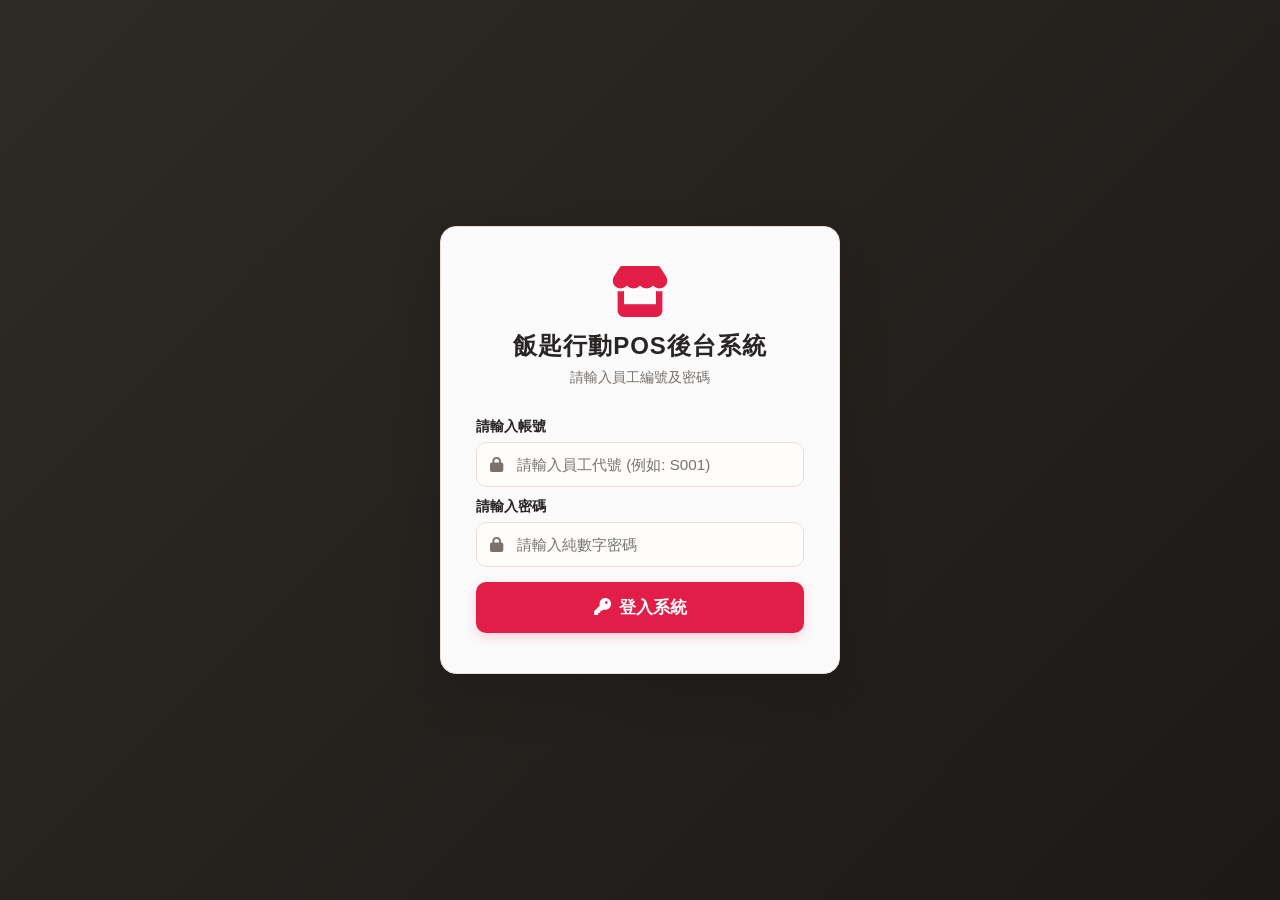
<file: RiceSpoon_Admin_API/wwwroot/index.html>
<!DOCTYPE html>
<html lang="zh-TW">
<head>
    <meta charset="UTF-8">
    <meta name="viewport" content="width=device-width, initial-scale=1.0, maximum-scale=1.0, user-scalable=no">
    <title>飯匙行動POS後台系統 - 最佳的好選擇</title>
    <link rel="stylesheet" href="https://cdnjs.cloudflare.com/ajax/libs/font-awesome/6.4.0/css/all.min.css">
    <link rel="stylesheet" href="/style.css">
    <style>
        body {
            display: flex;
            justify-content: center;
            align-items: center;
            width: 100vw;
            height: 100vh;
            background: linear-gradient(135deg, var(--login-bg) 0%, #1c1917 100%); /* 深色胡桃木沉穩漸層 */
            padding: 20px;
            box-sizing: border-box;
        }

        .login-card {
            background: rgba(255, 255, 255, 0.98);
            padding: 40px 35px;
            border-radius: var(--radius-lg);
            width: 100%;
            max-width: 400px;
            box-shadow: 0 20px 40px rgba(28, 25, 23, 0.4);
            border: 1px solid var(--border);
            text-align: center;
            animation: fadeInCard 0.4s cubic-bezier(0.16, 1, 0.3, 1);
        }

        @keyframes fadeInCard {
            from { opacity: 0; transform: translateY(15px); }
            to { opacity: 1; transform: translateY(0); }
        }

        .login-header i {
            font-size: 3.2rem;
            color: var(--primary);
            margin-bottom: 12px;
        }

        .login-header h2 {
            font-size: 1.5rem;
            color: var(--text);
            font-weight: 700;
            margin-bottom: 6px;
            letter-spacing: 1px;
        }

        .login-header p {
            color: var(--text-muted);
            font-size: 0.88rem;
            margin-bottom: 30px;
        }

        .input-wrapper i {
            position: absolute;
            left: 14px;
            top: 50%;
            transform: translateY(-50%);
            color: var(--text-muted);
            font-size: 0.95rem;
        }

        .input-wrapper input, 
        .input-wrapper select {
            width: 100%;
            padding: 13px 12px 13px 40px;
            border: 1px solid var(--border);
            border-radius: var(--radius-md);
            font-size: 0.95rem;
            outline: none;
            transition: all 0.2s ease;
            background: #fffdfa;
            color: var(--text);
        }

        .input-wrapper input:focus, 
        .input-wrapper select:focus {
            border-color: var(--primary);
            background: #ffffff;
            box-shadow: 0 0 0 4px rgba(225, 29, 72, 0.1);
        }

        .btn-login {
            background: var(--primary);
            color: white;
            border: none;
            width: 100%;
            padding: 14px;
            border-radius: var(--radius-md);
            font-size: 1.05rem;
            font-weight: bold;
            cursor: pointer;
            transition: all 0.2s ease;
            margin-top: 15px;
            display: flex;
            justify-content: center;
            align-items: center;
            gap: 8px;
            box-shadow: 0 4px 12px rgba(225, 29, 72, 0.2);
        }

        .btn-login:hover { 
            background: var(--primary-hover); 
            transform: translateY(-1px);
            box-shadow: 0 6px 16px rgba(225, 29, 72, 0.3);
        }
        
        .btn-login:active { 
            transform: translateY(1px); 
        }

        .btn-login:disabled {
            background: #cbd5e1;
            box-shadow: none;
            cursor: not-allowed;
        }

        .login-error {
            background: #fff1f2;
            color: var(--danger);
            border: 1px solid #ffe4e6;
            padding: 10px;
            border-radius: var(--radius-sm);
            font-size: 0.88rem;
            margin-top: 15px;
            display: none;
            font-weight: 600;
            align-items: center;
            justify-content: center;
            gap: 6px;
        }
    </style>
</head>
<body>

    <div class="login-card">
        <div class="login-header">
            <i class="fa-solid fa-store"></i>
            <h2>飯匙行動POS後台系統</h2>
            <p>請輸入員工編號及密碼</p>
        </div>

        <form id="loginForm" onsubmit="handleLoginExecute(event)">
            <div class="input-group" style="margin-bottom: 10px;">
                <label>請輸入帳號</label>
                <div class="input-wrapper">
                    <i class="fa-solid fa-lock"></i> 
                    <input type="text" id="login-staff-code" placeholder="請輸入員工代號 (例如: S001)" required>
                </div>
            </div>

            <div class="input-group" style="margin-bottom: 10px;">
                <label>請輸入密碼</label>
                <div class="input-wrapper">
                    <i class="fa-solid fa-lock"></i>
                    <input type="password" id="login-password" placeholder="請輸入純數字密碼" required pattern="[0-9]*" inputmode="numeric">
                </div>
            </div>

            <div class="login-error" id="login-error-msg">
                <i class="fa-solid fa-circle-exclamation"></i> <span>密碼錯誤，請重新輸入！</span>
            </div>

            <button type="submit" class="btn-login" id="login-submit-btn">
                <i class="fa-solid fa-key"></i> 登入系統
            </button>
        </form>
    </div>

    <script src="js/config.js"></script>
    <script src="js/auth.js"></script>
    
</body>
</html>
</file>
<file: style.css>
/* style.css */
/* ==================== 🌾 Rice Cooker Tech Studio 專屬：日系木質米飯主題 ==================== */
:root {
    --primary: #e11d48;        /* 微醺山茶紅 */
    --primary-hover: #be123c;
    --bg-main: #fbf9f4;        /* 溫暖的越光米色 */
    --surface: #ffffff;
    --text: #292524;           /* 深石墨色（無印良品質感） */
    --text-muted: #78716c;     /* 溫和的木質灰 */
    --border: #eddcd2;         /* 麥芽糖輕柔邊框線 */
    --danger: #e11d48;
    --sidebar-bg: #443e38;     /* 日系深胡桃木色 */
    --sidebar-active: #2e2a25; /* 側邊欄選中時的深陰影木色 */
    --login-bg: #2e2a25;
    
    /* 商用高級感細節設定 */
    --radius-sm: 6px;
    --radius-md: 10px;
    --radius-lg: 16px;         
    --shadow-sm: 0 2px 8px rgba(68, 62, 56, 0.04);
    --shadow-md: 0 8px 20px rgba(68, 62, 56, 0.08);
}

* { 
    box-sizing: border-box; 
    margin: 0; 
    padding: 0; 
    font-family: 'Segoe UI', -apple-system, BlinkMacSystemFont, Roboto, Helvetica, Arial, sans-serif; 
    touch-action: manipulation; 
}

body { 
    background-color: var(--bg-main); 
    color: var(--text); 
    display: flex; 
    height: 100vh; 
    overflow: hidden; 
    user-select: none; 
}

/* ==================== 全螢幕登入畫面 ==================== */
.login-screen {
    position: fixed;
    top: 0; left: 0; width: 100vw; height: 100vh;
    background: linear-gradient(135deg, var(--login-bg) 0%, #022c22 100%);
    display: flex; justify-content: center; align-items: center;
    z-index: 9999;
    transition: opacity 0.4s ease, visibility 0.4s ease;
}
.login-screen.hidden { opacity: 0; visibility: hidden; }

.login-card {
    background: rgba(255, 255, 255, 0.95);
    padding: 40px;
    border-radius: var(--radius-lg);
    width: 100%;
    max-width: 400px;
    box-shadow: 0 10px 25px rgba(0, 0, 0, 0.2);
    text-align: center;
}
.login-header i { font-size: 3.5rem; color: var(--primary); margin-bottom: 15px; }
.login-header h2 { font-size: 1.6rem; color: #111827; margin-bottom: 5px; }
.login-header p { color: var(--text-muted); font-size: 0.9rem; margin-bottom: 30px; }

.input-group { text-align: left; margin-bottom: 20px; }
.input-group label { display: block; font-size: 0.9rem; font-weight: 600; margin-bottom: 6px; color: var(--text); }
.input-wrapper { position: relative; }
.input-wrapper i { position: absolute; left: 14px; top: 50%; transform: translateY(-50%); color: var(--text-muted); }

.input-wrapper input, .input-wrapper select {
    width: 100%; padding: 12px 12px 12px 40px;
    border: 1px solid var(--border); border-radius: 8px;
    font-size: 1rem; outline: none; transition: border-color 0.2s; background: white;
}
.input-wrapper input:focus, .input-wrapper select:focus {
    border-color: var(--primary);
    box-shadow: 0 0 0 3px rgba(225, 29, 72, 0.15);
}

.btn-login {
    background: var(--primary); color: white; border: none; width: 100%; padding: 14px;
    border-radius: 8px; font-size: 1.1rem; font-weight: bold; cursor: pointer;
    transition: background 0.2s, transform 0.1s; margin-top: 10px;
}
.btn-login:hover { background: var(--primary-hover); }
.btn-login:active { transform: scale(0.98); }

.login-error { color: var(--danger); font-size: 0.88rem; margin-top: 10px; display: none; font-weight: 500; }

/* ==================== 左側功能列 Sidebar ==================== */
.sidebar {
    width: 240px; background-color: var(--sidebar-bg); color: white;
    display: flex; flex-direction: column; transition: all 0.3s ease; flex-shrink: 0;
}
.sidebar-brand {
    height: 60px; display: flex; align-items: center; padding: 0 20px;
    font-size: 1.1rem; font-weight: bold; border-bottom: 1px solid rgba(255,255,255,0.1);
}
.sidebar-brand i { margin-right: 10px; font-size: 1.3rem; }
.sidebar-menu { list-style: none; padding: 15px 0; flex-grow: 1; }
.sidebar-item a {
    display: flex; align-items: center; padding: 12px 20px;
    color: rgba(255, 255, 255, 0.8); text-decoration: none;
    transition: all 0.2s; border-left: 4px solid transparent; margin-bottom: 4px;
}
.sidebar-item a:hover, .sidebar-item.active a { color: white; background-color: var(--sidebar-active); }
.sidebar-item.active a { border-left-color: var(--primary); }
.sidebar-item i { margin-right: 12px; width: 20px; text-align: center; font-size: 1.1rem; }
.sidebar-footer {
    padding: 15px 20px; font-size: 0.85rem; color: rgba(255,255,255,0.5);
    border-top: 1px solid rgba(255,255,255,0.1); display: flex; justify-content: space-between; align-items: center;
}
.btn-logout { background: transparent; border: none; color: rgba(255,255,255,0.6); cursor: pointer; font-size: 0.95rem; transition: color 0.2s; }
.btn-logout:hover { color: var(--danger); }

/* ==================== 主要內容區大框架 ==================== */
.main-wrapper { flex-grow: 1; display: flex; flex-direction: column; height: 100vh; overflow: hidden; }
.top-navbar {
    height: 60px; background-color: var(--surface); border-bottom: 1px solid var(--border);
    display: flex; align-items: center; justify-content: space-between; padding: 0 20px; flex-shrink: 0;
}
.user-info { display: flex; align-items: center; gap: 10px; font-weight: 500; }
.page-content { flex-grow: 1; display: flex; overflow: hidden; }

/* ==================== 🗳️ 獨立後台專用共用彈出視窗 (Modal) ==================== */
.modal-overlay {
    position: fixed; top: 0; left: 0; width: 100%; height: 100%;
    background: rgba(0, 0, 0, 0.5); display: flex; justify-content: center; align-items: center;
    z-index: 2000; opacity: 0; pointer-events: none; transition: opacity 0.2s ease;
}
.modal-overlay.active { opacity: 1; pointer-events: auto; }
.modal-card {
    background: white; padding: 30px; border-radius: 12px; width: 90%; max-width: 420px;
    box-shadow: 0 10px 25px rgba(0,0,0,0.15); transform: translateY(-20px); transition: transform 0.2s ease; box-sizing: border-box;
}
.modal-overlay.active .modal-card { transform: translateY(0); }
.modal-header { display: flex; justify-content: space-between; align-items: center; margin-bottom: 20px; border-bottom: 1px solid var(--border); padding-bottom: 12px; }
.modal-header h3 { margin: 0; font-size: 1.2rem; color: var(--text); display: flex; align-items: center; gap: 8px; }
.modal-close { background: none; border: none; font-size: 1.4rem; cursor: pointer; color: var(--text-muted); transition: color 0.2s; }
.modal-close:hover { color: var(--danger); }

.modal-card .input-group { margin-bottom: 16px; display: flex; flex-direction: column; gap: 6px; }
.modal-card .input-group input, .modal-card .input-group select {
    width: 100%; padding: 11px; border: 1px solid var(--border); border-radius: 6px;
    box-sizing: border-box; font-size: 0.95rem; outline: none; background: #fffdfa; color: var(--text); transition: border-color 0.2s;
}
.modal-card .input-group input:focus, .modal-card .input-group select:focus { border-color: var(--primary); }
.modal-footer { display: flex; justify-content: flex-end; gap: 12px; margin-top: 24px; border-top: 1px solid var(--border); padding-top: 15px; }

.btn-cancel { background: #f3f4f6; color: #4b5563; border: none; padding: 10px 18px; border-radius: 6px; cursor: pointer; font-weight: bold; font-size: 0.95rem; transition: background 0.2s; }
.btn-cancel:hover { background: #e5e7eb; }
.btn-save { background: var(--primary); color: white; border: none; padding: 10px 18px; border-radius: 6px; cursor: pointer; font-weight: bold; font-size: 0.95rem; transition: background 0.2s; box-shadow: 0 2px 4px rgba(225, 29, 72, 0.2); }
.btn-save:hover { background: var(--primary-hover); }
.btn-save:disabled { background: #9ca3af; cursor: not-allowed; }

/* ==================== 📢 全域頂部大器跑馬燈公告 ==================== */
.marquee-wrapper {
    flex: 1; max-width: 500px; height: 100%; background-color: transparent;
    border: none; border-right: 1px solid var(--border); padding: 0 20px;
    margin-right: 15px; display: flex; align-items: center; overflow: hidden; position: relative;
}
.marquee-content {
    display: inline-block; white-space: nowrap; position: absolute; will-change: transform;
    animation: marquee-slide 18s linear infinite; font-size: 0.92rem; font-weight: 500; color: var(--text-muted);
}
.marquee-wrapper:hover .marquee-content { animation-play-state: paused; color: var(--primary); }
@keyframes marquee-slide { 0% { transform: translateX(100%); } 100% { transform: translateX(-100%); } }

/* 響應式微調 */
@media (max-width: 768px) {
    .marquee-wrapper { display: none !important; }
}
</file>
